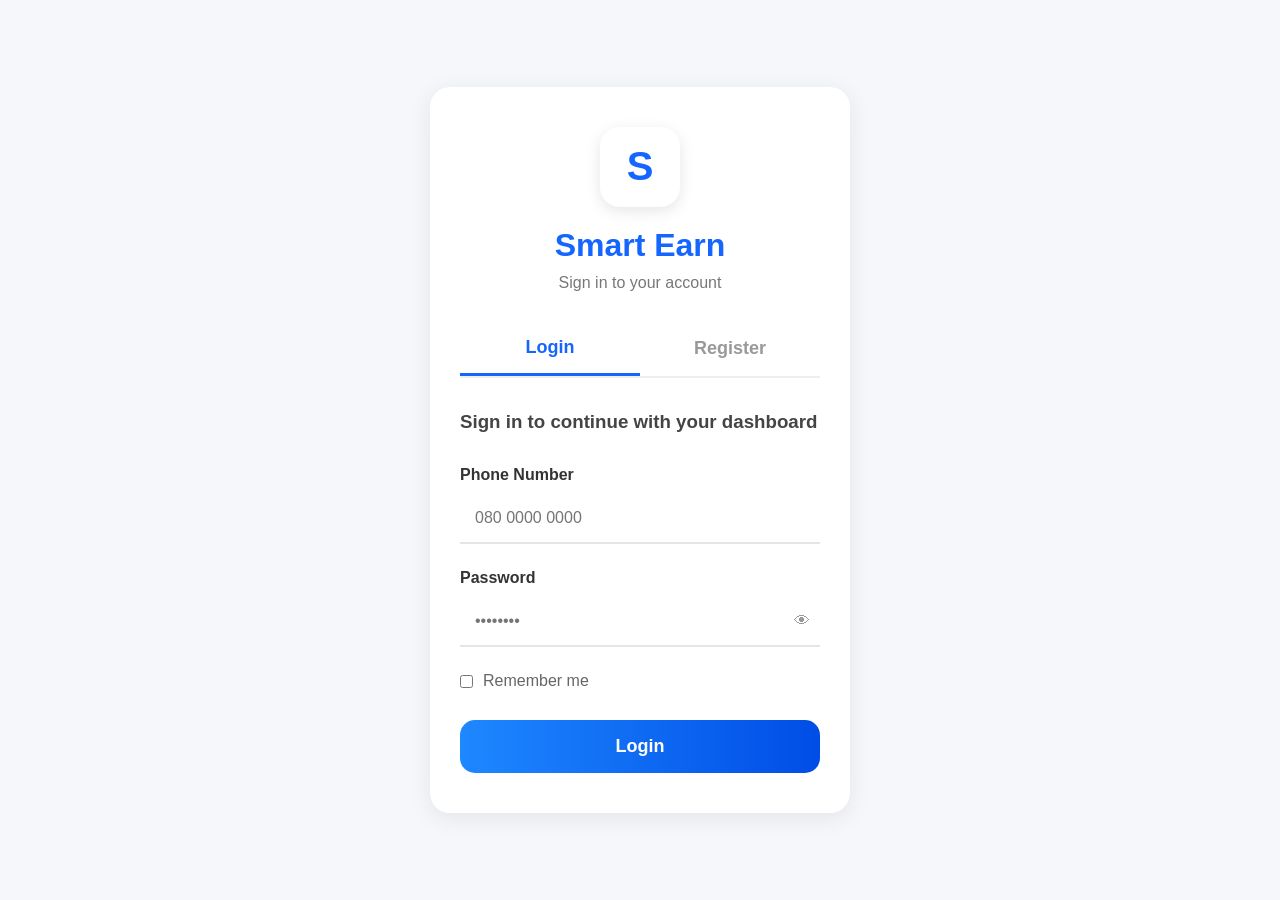
<file: Frontend/index.html>
<!-- index.html -->
<!DOCTYPE html>
<html lang="en">
<head>
  <meta charset="UTF-8" />
  <meta name="viewport" content="width=device-width, initial-scale=1.0"/>
  <title>Smart Earn</title>
  <link rel="stylesheet" href="login page.css" />
</head>
<body>

  <div class="container">

    <!-- LOGO -->
    <div class="logo-box">
      <div class="logo">S</div>
    </div>

    <h1>Smart Earn</h1>
    <p class="subtitle">Sign in to your account</p>

    <!-- TABS -->
    <div class="tabs">
      <button class="tab active" id="loginTab">Login</button>
      <button class="tab" id="registerTab">Register</button>
    </div>

    <!-- LOGIN FORM -->
    <form id="loginForm" class="form active-form">

      <h3>Sign in to continue with your dashboard</h3>

      <div class="input-group">
        <label>Phone Number</label>
        <input type="text" placeholder="080 0000 0000" required />
      </div>

      <div class="input-group">
        <label>Password</label>

        <div class="password-box">
          <input type="password" id="loginPassword" placeholder="••••••••" required />
          <span class="toggle" onclick="togglePassword('loginPassword')">👁</span>
        </div>
      </div>

      <div class="remember">
        <input type="checkbox" />
        <span>Remember me</span>
      </div>

      <button type="submit" class="btn">Login</button>

    </form>

    <!-- REGISTER FORM -->
    <form id="registerForm" class="form">

      <h3>Create your Smart Cash account</h3>

      <div class="input-group">
        <label>Full Name</label>
        <input type="text" placeholder="Enter full name" required />
      </div>

      <div class="input-group">
        <label>Phone Number</label>
        <input type="text" placeholder="080 0000 0000" required />
      </div>

      <div class="input-group">
        <label>Email</label>
        <input type="email" placeholder="Enter email" required />
      </div>

      <div class="input-group">
        <label>Password</label>

        <div class="password-box">
          <input type="password" id="registerPassword" placeholder="Create password" required />
          <span class="toggle" onclick="togglePassword('registerPassword')">👁</span>
        </div>
      </div>

      <button type="submit" class="btn">Register</button>

    </form>

  </div>

  <script>

    const loginTab = document.getElementById("loginTab");
    const registerTab = document.getElementById("registerTab");

    const loginForm = document.getElementById("loginForm");
    const registerForm = document.getElementById("registerForm");

    // TAB SWITCHING
    loginTab.addEventListener("click", () => {

      loginTab.classList.add("active");
      registerTab.classList.remove("active");

      loginForm.classList.add("active-form");
      registerForm.classList.remove("active-form");

    });

    registerTab.addEventListener("click", () => {

      registerTab.classList.add("active");
      loginTab.classList.remove("active");

      registerForm.classList.add("active-form");
      loginForm.classList.remove("active-form");

    });

    // PASSWORD SHOW/HIDE
    function togglePassword(id) {

      const input = document.getElementById(id);

      if (input.type === "password") {
        input.type = "text";
      } else {
        input.type = "password";
      }

    }
// LOGIN
loginForm.addEventListener("submit", function(e) {

  e.preventDefault();

  const phone = document.querySelector("#loginForm input[type='text']").value;

  const password = document.getElementById("loginPassword").value;

  // Get saved account
  const savedPhone = localStorage.getItem("phone");

  const savedPassword = localStorage.getItem("password");

  // Check login
  if(phone === savedPhone && password === savedPassword){

    alert("Login Successful!");

    window.location.href = "welcome page.html";

  } else {

    alert("Wrong details or account does not exist!");

  }

});


// REGISTER
registerForm.addEventListener("submit", function(e) {

  e.preventDefault();

  const inputs = registerForm.querySelectorAll("input");

  const phone = inputs[1].value;

  const password = document.getElementById("registerPassword").value;

  // Save user details
  localStorage.setItem("phone", phone);

  localStorage.setItem("password", password);

  alert("Registration Successful!");

  // Switch to login tab
  loginTab.click();

});
</script>

</body>
</html>
</file>
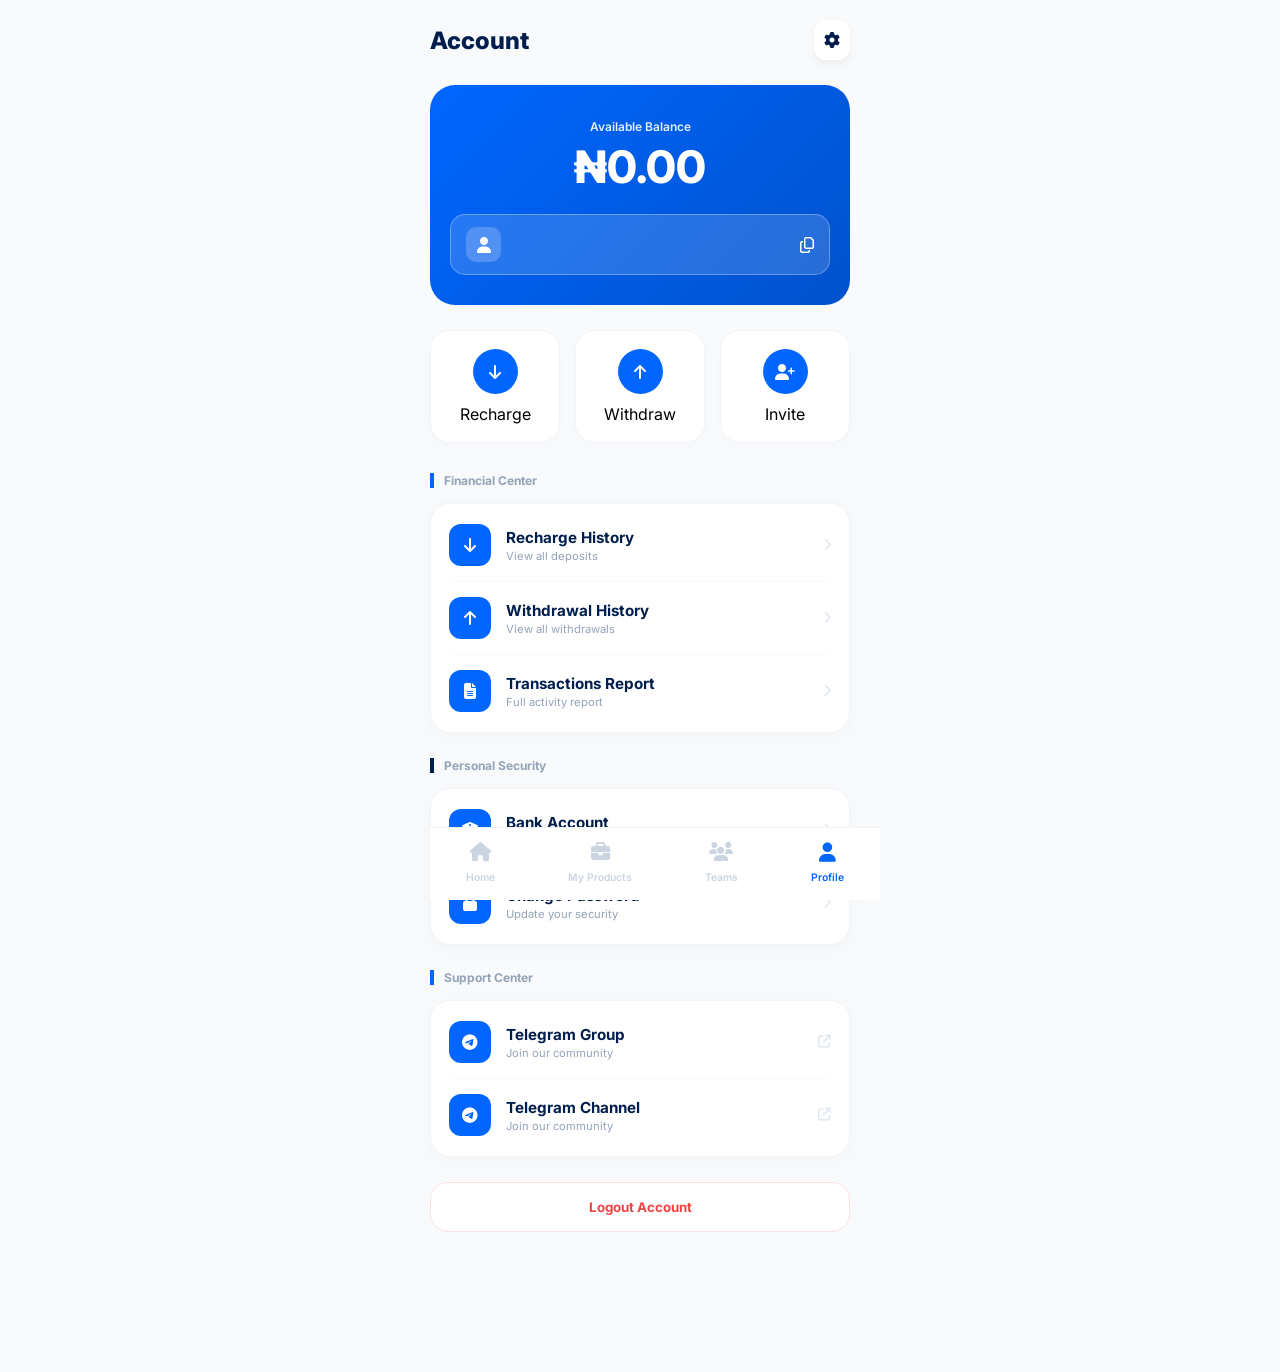
<file: Frontend/profile.html>
<!DOCTYPE html>
<html lang="en">
<head>
    <meta charset="UTF-8">
    <meta name="viewport" content="width=device-width, initial-scale=1.0, maximum-scale=1.0, user-scalable=no">
    <title>Account Profile</title>
    <link rel="stylesheet" href="profile.css">
    <link rel="stylesheet" href="https://cdnjs.cloudflare.com/ajax/libs/font-awesome/6.4.0/css/all.min.css">
    <link href="https://fonts.googleapis.com/css2?family=Inter:wght@400;600;700;800&display=swap" rel="stylesheet">
</head>
<body>

    <div class="app-container">
        <!-- Account Header -->
        <header class="profile-header">
            <h1>Account</h1>
            <div class="settings-icon">
                <i class="fa-solid fa-gear"></i>
            </div>
        </header>

        <!-- Balance Card -->
        <div class="balance-card">
            <span class="label-white">Available Balance</span>
            <h2 class="balance-amount">₦0.00</h2>
            
            <div class="user-meta-strip">
                <div class="meta-left">
                    <div class="mini-avatar"><i class="fa-solid fa-user"></i></div>
                    <span></span>
                </div>
                <div class="meta-right">
                    <div class="affiliate-box">
                        <span></span>
                        <p></p>
                    </div>
                    <i class="fa-regular fa-copy copy-icon"></i>
                </div>
            </div>
        </div>

        <!-- Quick Action Buttons -->
        <div class="profile-actions-grid">

    <!-- Recharge -->
    <div class="p-action-card"
         onclick="window.location.href='recharge.html'">

        <div class="p-icon-circle">
            <i class="fa-solid fa-arrow-down"></i>
        </div>

        <span>Recharge</span>

    </div>

    <!-- Withdraw -->
    <div class="p-action-card"
         onclick="window.location.href='withdraw.html'">

        <div class="p-icon-circle">
            <i class="fa-solid fa-arrow-up"></i>
        </div>

        <span>Withdraw</span>

    </div>

    <!-- Invite -->
    <div class="p-action-card"
         onclick="window.location.href='invite.html'">

        <div class="p-icon-circle">
            <i class="fa-solid fa-user-plus"></i>
        </div>

        <span>Invite</span>

    </div>

</div>

        <!-- Financial Center -->
        <section class="menu-section">
            <h3 class="section-label cyan-accent">Financial Center</h3>
            <div class="history-list">
                <div class="history-item">
                    <div class="h-icon cyan-bg"><i class="fa-solid fa-arrow-down"></i></div>
                    <div class="h-text"><h4>Recharge History</h4><p>View all deposits</p></div>
                    <i class="fa-solid fa-chevron-right arrow-right"></i>
                </div>
                <div class="history-item">
                    <div class="h-icon cyan-bg"><i class="fa-solid fa-arrow-up"></i></div>
                    <div class="h-text"><h4>Withdrawal History</h4><p>View all withdrawals</p></div>
                    <i class="fa-solid fa-chevron-right arrow-right"></i>
                </div>
                <div class="history-item">
                    <div class="h-icon cyan-bg"><i class="fa-solid fa-file-lines"></i></div>
                    <div class="h-text"><h4>Transactions Report</h4><p>Full activity report</p></div>
                    <i class="fa-solid fa-chevron-right arrow-right"></i>
                </div>
            </div>
        </section>

        <!-- Personal Security -->
        <section class="menu-section">
            <h3 class="section-label dark-accent">Personal Security</h3>
            <div class="history-list">
                <div class="history-item">
                    <div class="h-icon cyan-bg"><i class="fa-solid fa-building-columns"></i></div>
                    <div class="h-text"><h4>Bank Account</h4><p>Manage payout account</p></div>
                    <i class="fa-solid fa-chevron-right arrow-right"></i>
                </div>
                <div class="history-item">
                    <div class="h-icon cyan-bg"><i class="fa-solid fa-lock"></i></div>
                    <div class="h-text"><h4>Change Password</h4><p>Update your security</p></div>
                    <i class="fa-solid fa-chevron-right arrow-right"></i>
                </div>
            </div>
        </section>

        <!-- Support Center -->
        <section class="menu-section">
            <h3 class="section-label green-accent">Support Center</h3>
            <div class="history-list">
                <div class="history-item">
                    <div class="h-icon cyan-bg"><i class="fa-brands fa-telegram"></i></div>
                    <div class="h-text"><h4>Telegram Group</h4><p>Join our community</p></div>
                    <i class="fa-solid fa-arrow-up-right-from-square arrow-right small"></i>
                </div>
                <div class="history-item">
                    <div class="h-icon cyan-bg"><i class="fa-brands fa-telegram"></i></div>
                    <div class="h-text"><h4>Telegram Channel</h4><p>Join our community</p></div>
                    <i class="fa-solid fa-arrow-up-right-from-square arrow-right small"></i>
                </div>
            </div>
        </section>

        <!-- Logout Button -->
        <button class="logout-btn">Logout Account</button>

        <!-- Navigation Bar -->
        <nav class="bottom-nav">
            <a href="index.html" class="nav-link"><i class="fa-solid fa-house"></i><span>Home</span></a>
            <a href="#" class="nav-link"><i class="fa-solid fa-briefcase"></i><span>My Products</span></a>
            <a href="team.html" class="nav-link"><i class="fa-solid fa-users"></i><span>Teams</span></a>
            <a href="profile.html" class="nav-link active"><i class="fa-solid fa-user"></i><span>Profile</span></a>
        </nav>
    </div>
</body>
</html>
</file>
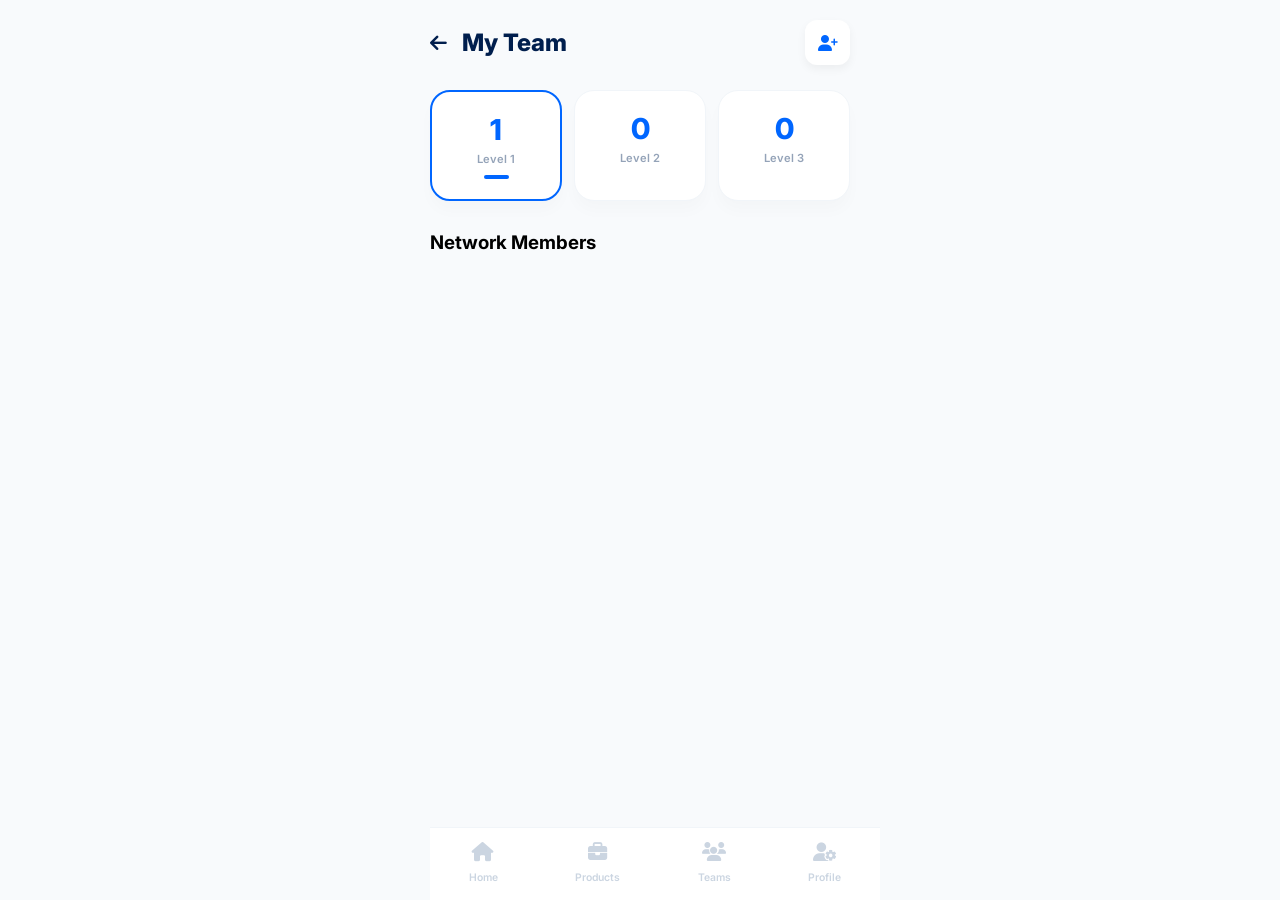
<file: Frontend/team.html>
<!DOCTYPE html>
<html lang="en">
<head>
    <meta charset="UTF-8">
    <meta name="viewport" content="width=device-width, initial-scale=1.0, maximum-scale=1.0, user-scalable=no">
    <title>My Team</title>
    <link rel="stylesheet" href="team.css">
    <link rel="stylesheet" href="https://cdnjs.cloudflare.com/ajax/libs/font-awesome/6.4.0/css/all.min.css">
    <link href="https://fonts.googleapis.com/css2?family=Inter:wght@400;600;700;800&display=swap" rel="stylesheet">
</head>
<body>

    <div class="app-container">
        <!-- Back Header -->
        <header class="team-header">
            <div class="header-left">
                <a href="index.html" class="back-btn"><i class="fa-solid fa-arrow-left"></i></a>
                <h1>My Team</h1>
            </div>
            <div class="add-user-icon">
                <i class="fa-solid fa-user-plus"></i>
            </div>
        </header>

        <!-- Level Selector Cards -->
        <div class="level-container">
            <div class="level-card active">
                <h2 class="level-count">1</h2>
                <span class="level-label">Level 1</span>
                <div class="active-indicator"></div>
            </div>
            <div class="level-card">
                <h2 class="level-count">0</h2>
                <span class="level-label">Level 2</span>
            </div>
            <div class="level-card">
                <h2 class="level-count">0</h2>
                <span class="level-label">Level 3</span>
            </div>
        </div>

        <!-- Network Section -->
        <section class="network-section">
            <h3 class="section-label">Network Members</h3>

            <!-- Member Row -->

        </section>

        <!-- Navigation Bar (Same as Home) -->
<!-- Navigation Bar -->
<nav class="bottom-nav">
    <!-- Link to index.html -->
    <a href="index.html" class="nav-link home-btn">
        <i class="fa-solid fa-house"></i>
        <span>Home</span>
    </a>

    <a href="#" class="nav-link">
        <i class="fa-solid fa-briefcase"></i>
        <span>Products</span>
    </a>

    <!-- Link to team.html -->
    <a href="team.html" class="nav-link team-btn">
        <i class="fa-solid fa-users"></i>
        <span>Teams</span>
    </a>

    <a href="profile.html" class="nav-link">
        <i class="fa-solid fa-user-gear"></i>
        <span>Profile</span>
    </a>
    </div>

</body>
</html>
</file>
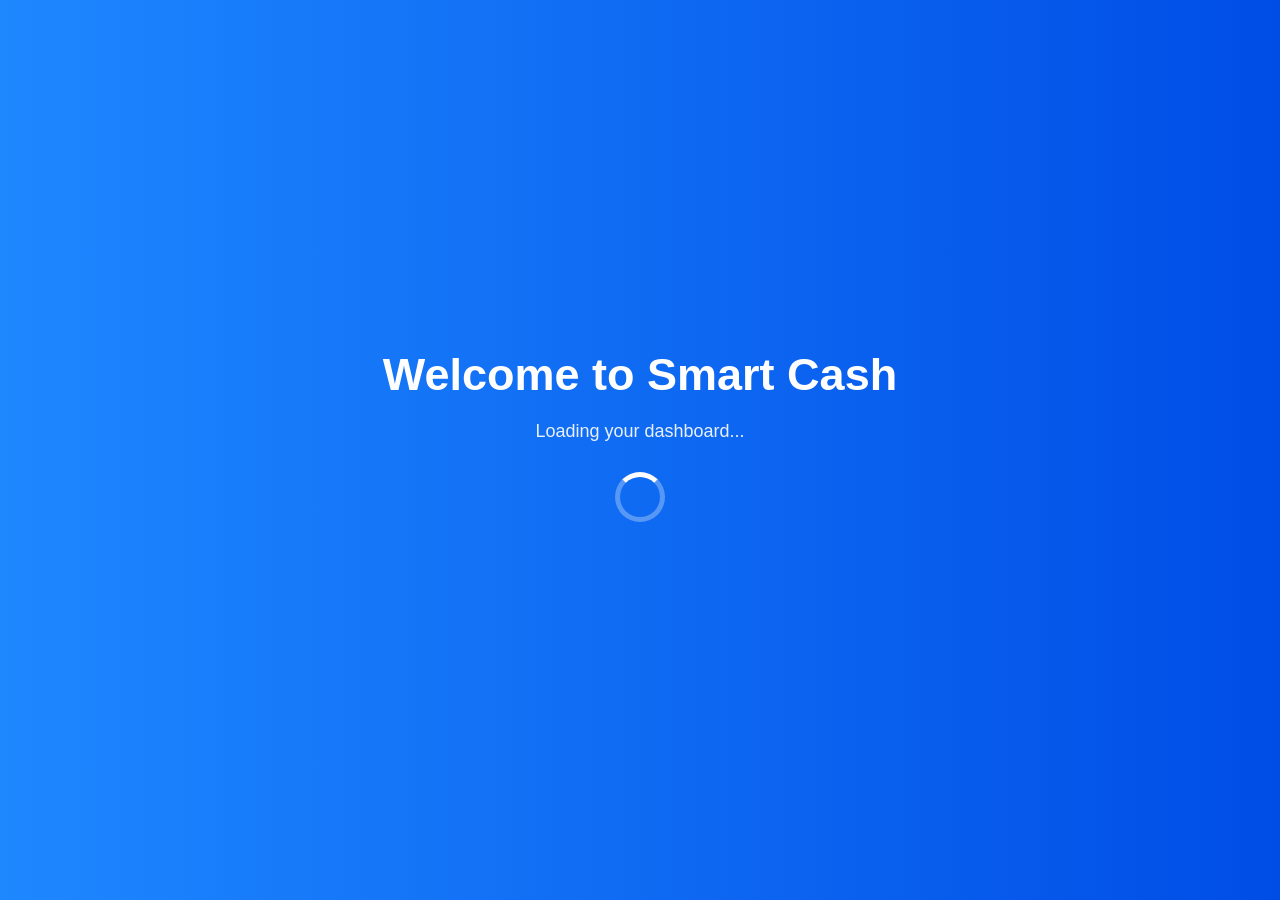
<file: Frontend/welcome page.html>
<!DOCTYPE html>
<html lang="en">
<head>
  <meta charset="UTF-8" />
  <meta name="viewport" content="width=device-width, initial-scale=1.0"/>
  <title>Welcome - Smart Earn</title>

  <style>

    *{
      margin:0;
      padding:0;
      box-sizing:border-box;
      font-family:Arial;
    }

    body{
      height:100vh;
      display:flex;
      justify-content:center;
      align-items:center;
      background:linear-gradient(to right,#1e88ff,#004de6);
      color:white;
      text-align:center;
    }

    .welcome-box{
      animation:fadeIn 1s ease;
    }

    h1{
      font-size:45px;
      margin-bottom:20px;
    }

    p{
      font-size:18px;
      opacity:0.9;
    }

    .loader{
      margin:30px auto;
      width:50px;
      height:50px;
      border:5px solid rgba(255,255,255,0.3);
      border-top:5px solid white;
      border-radius:50%;
      animation:spin 1s linear infinite;
    }

    @keyframes spin{
      100%{
        transform:rotate(360deg);
      }
    }

    @keyframes fadeIn{
      from{
        opacity:0;
        transform:translateY(20px);
      }

      to{
        opacity:1;
        transform:translateY(0);
      }
    }

  </style>

</head>
<body>

  <div class="welcome-box">

    <h1>Welcome to Smart Cash</h1>

    <p>Loading your dashboard...</p>

    <div class="loader"></div>

  </div>

  <script>

    // Redirect after 3 seconds
    setTimeout(() => {

      window.location.href = "home.html";

    }, 3000);

  </script>

</body>
</html>
</file>
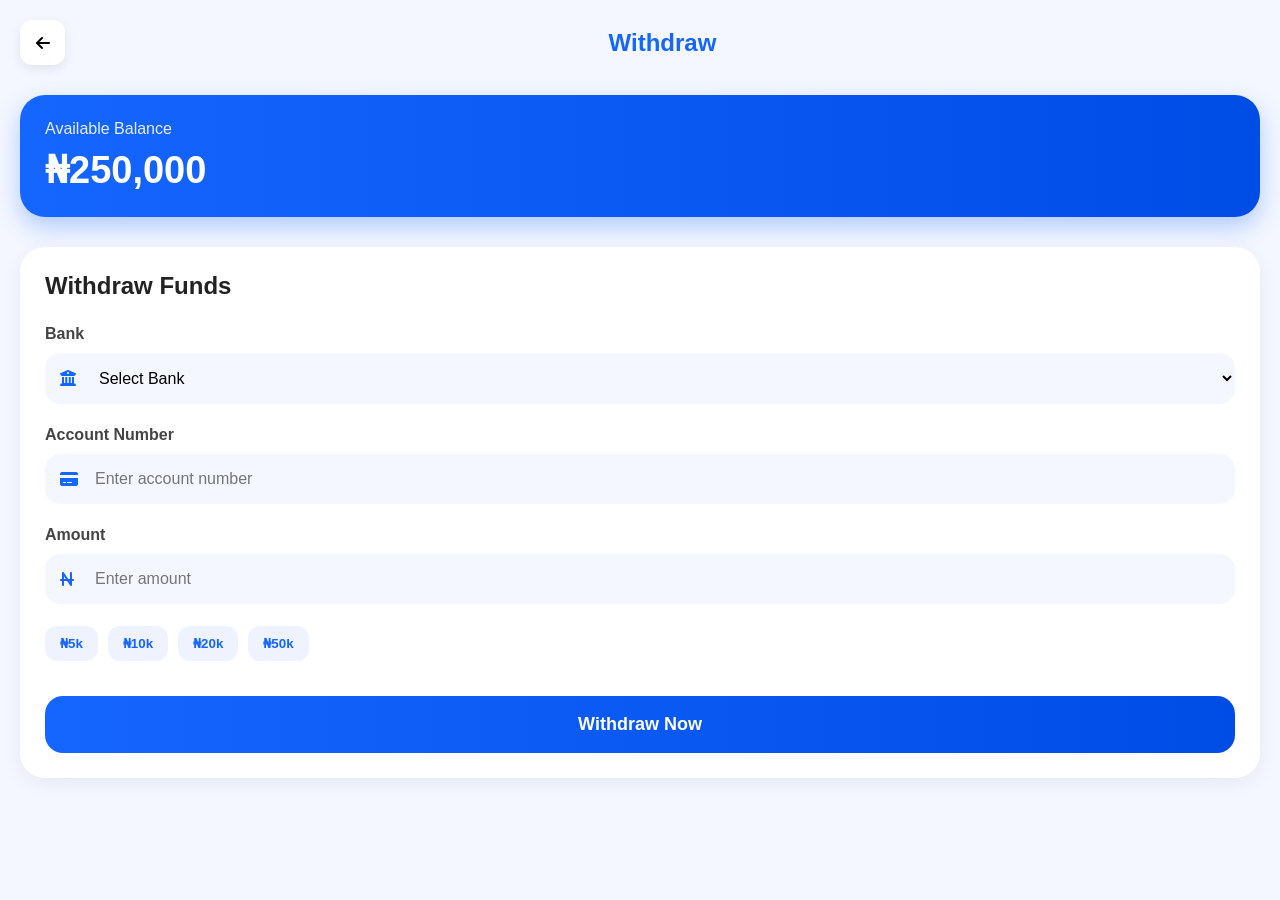
<file: Frontend/withdraw.html>
<!DOCTYPE html>
<html lang="en">
<head>
<meta charset="UTF-8">
<meta name="viewport" content="width=device-width, initial-scale=1.0">

<title>Withdraw - Smart Cash</title>

<link rel="stylesheet"
href="https://cdnjs.cloudflare.com/ajax/libs/font-awesome/6.5.1/css/all.min.css"/>

<style>

*{
    margin:0;
    padding:0;
    box-sizing:border-box;
    font-family:Arial, sans-serif;
}

body{
    background:#f4f7ff;
    min-height:100vh;
    padding:20px;
}

/* TOP HEADER */

.top-bar{
    display:flex;
    align-items:center;
    justify-content:space-between;
    margin-bottom:30px;
}

.back-btn{
    width:45px;
    height:45px;
    border-radius:12px;
    background:white;
    display:flex;
    align-items:center;
    justify-content:center;
    box-shadow:0 4px 12px rgba(0,0,0,0.08);
    cursor:pointer;
}

.page-title{
    font-size:24px;
    font-weight:bold;
    color:#1565ff;
}

/* BALANCE CARD */

.balance-card{
    background:linear-gradient(to right,#1565ff,#004de6);
    color:white;
    padding:25px;
    border-radius:25px;
    margin-bottom:30px;
    box-shadow:0 10px 25px rgba(21,101,255,0.3);
}

.balance-card p{
    opacity:0.9;
    margin-bottom:10px;
}

.balance-card h1{
    font-size:38px;
}

/* FORM */

.withdraw-box{
    background:white;
    padding:25px;
    border-radius:25px;
    box-shadow:0 5px 20px rgba(0,0,0,0.06);
}

.withdraw-box h2{
    margin-bottom:25px;
    color:#222;
}

.input-group{
    margin-bottom:22px;
}

.input-group label{
    display:block;
    margin-bottom:10px;
    color:#444;
    font-weight:600;
}

.input-box{
    position:relative;
}

.input-box i{
    position:absolute;
    left:15px;
    top:17px;
    color:#1565ff;
}

.input-box input,
.input-box select{
    width:100%;
    padding:16px 16px 16px 50px;
    border:none;
    background:#f4f7ff;
    border-radius:15px;
    outline:none;
    font-size:16px;
}

.input-box input:focus,
.input-box select:focus{
    border:2px solid #1565ff;
}

/* BUTTON */

.withdraw-btn{
    width:100%;
    padding:18px;
    border:none;
    border-radius:18px;
    background:linear-gradient(to right,#1565ff,#004de6);
    color:white;
    font-size:18px;
    font-weight:bold;
    cursor:pointer;
    transition:0.3s;
    margin-top:10px;
}

.withdraw-btn:hover{
    transform:translateY(-3px);
    opacity:0.95;
}

/* QUICK AMOUNT */

.quick-amount{
    display:flex;
    gap:10px;
    margin-top:10px;
    margin-bottom:25px;
    flex-wrap:wrap;
}

.quick-amount button{
    padding:10px 15px;
    border:none;
    border-radius:12px;
    background:#eef3ff;
    color:#1565ff;
    cursor:pointer;
    font-weight:bold;
}

/* SUCCESS POPUP */

.popup{
    position:fixed;
    top:50%;
    left:50%;
    transform:translate(-50%,-50%) scale(0);
    background:white;
    padding:30px;
    border-radius:25px;
    text-align:center;
    box-shadow:0 10px 30px rgba(0,0,0,0.15);
    transition:0.3s;
    z-index:1000;
    width:320px;
}

.popup.active{
    transform:translate(-50%,-50%) scale(1);
}

.popup i{
    font-size:60px;
    color:#1565ff;
    margin-bottom:20px;
}

.popup h2{
    margin-bottom:10px;
}

.popup p{
    color:#666;
    margin-bottom:20px;
}

.popup button{
    padding:12px 25px;
    border:none;
    border-radius:12px;
    background:#1565ff;
    color:white;
    cursor:pointer;
}

.overlay{
    position:fixed;
    inset:0;
    background:rgba(0,0,0,0.4);
    display:none;
}

.overlay.active{
    display:block;
}

/* MOBILE */

@media(max-width:500px){

    .balance-card h1{
        font-size:30px;
    }

}

</style>
</head>
<body>

<!-- HEADER -->

<div class="top-bar">

    <div class="back-btn"
         onclick="window.location.href='home.html'">

        <i class="fa-solid fa-arrow-left"></i>

    </div>

    <div class="page-title">Withdraw</div>

    <div></div>

</div>

<!-- BALANCE -->

<div class="balance-card">

    <p>Available Balance</p>

    <h1>₦250,000</h1>

</div>

<!-- FORM -->

<div class="withdraw-box">

    <h2>Withdraw Funds</h2>

    <form id="withdrawForm">

        <!-- BANK -->

        <div class="input-group">

            <label>Bank</label>

            <div class="input-box">

                <i class="fa-solid fa-building-columns"></i>

                <select required>
                    <option>Select Bank</option>
                    <option>Opay</option>
                    <option>Palmpay</option>
                    <option>Kuda</option>
                    <option>GTBank</option>
                    <option>UBA</option>
                </select>

            </div>

        </div>

        <!-- ACCOUNT -->

        <div class="input-group">

            <label>Account Number</label>

            <div class="input-box">

                <i class="fa-solid fa-credit-card"></i>

                <input type="text"
                       placeholder="Enter account number"
                       required>

            </div>

        </div>

        <!-- AMOUNT -->

        <div class="input-group">

            <label>Amount</label>

            <div class="input-box">

                <i class="fa-solid fa-naira-sign"></i>

                <input type="number"
                       id="amount"
                       placeholder="Enter amount"
                       required>

            </div>

        </div>

        <!-- QUICK BUTTONS -->

        <div class="quick-amount">

            <button type="button"
            onclick="setAmount(5000)">₦5k</button>

            <button type="button"
            onclick="setAmount(10000)">₦10k</button>

            <button type="button"
            onclick="setAmount(20000)">₦20k</button>

            <button type="button"
            onclick="setAmount(50000)">₦50k</button>

        </div>

        <!-- BUTTON -->

        <button type="submit"
                class="withdraw-btn">

            Withdraw Now

        </button>

    </form>

</div>

<!-- POPUP -->

<div class="overlay" id="overlay"></div>

<div class="popup" id="popup">

    <i class="fa-solid fa-circle-check"></i>

    <h2>Withdrawal Successful</h2>

    <p>Your withdrawal request has been submitted.</p>

    <button onclick="closePopup()">
        Continue
    </button>

</div>

<script>

// QUICK AMOUNT

function setAmount(value){

    document.getElementById("amount").value = value;

}

// FORM SUBMIT

document.getElementById("withdrawForm")
.addEventListener("submit", function(e){

    e.preventDefault();

    document.getElementById("popup")
    .classList.add("active");

    document.getElementById("overlay")
    .classList.add("active");

});

// CLOSE POPUP

function closePopup(){

    window.location.href = "home.html";

}

</script>

</body>
</html>
</file>
<file: Frontend/login page.css>
/* style.css */

*{
  margin:0;
  padding:0;
  box-sizing:border-box;
  font-family:Arial, sans-serif;
}

body{
  background:#f5f7fb;
  display:flex;
  justify-content:center;
  align-items:center;
  min-height:100vh;
  padding:20px;
}

.container{
  width:100%;
  max-width:420px;
  background:white;
  padding:40px 30px;
  border-radius:20px;
  box-shadow:0 5px 25px rgba(0,0,0,0.08);
}

.logo-box{
  display:flex;
  justify-content:center;
  margin-bottom:20px;
}

.logo{
  width:80px;
  height:80px;
  border-radius:20px;
  background:white;
  box-shadow:0 4px 15px rgba(0,0,0,0.1);
  display:flex;
  justify-content:center;
  align-items:center;
  font-size:40px;
  font-weight:bold;
  color:#1565ff;
}

h1{
  text-align:center;
  color:#1565ff;
  margin-bottom:10px;
}

.subtitle{
  text-align:center;
  color:#777;
  margin-bottom:30px;
}

.tabs{
  display:flex;
  margin-bottom:30px;
  border-bottom:2px solid #eee;
}

.tab{
  flex:1;
  padding:15px;
  border:none;
  background:none;
  cursor:pointer;
  font-size:18px;
  color:#999;
  font-weight:bold;
  transition:0.3s;
}

.tab.active{
  color:#1565ff;
  border-bottom:3px solid #1565ff;
}

.form{
  display:none;
}

.active-form{
  display:block;
}

.form h3{
  color:#444;
  margin-bottom:30px;
  line-height:1.5;
}

.input-group{
  margin-bottom:25px;
}

.input-group label{
  display:block;
  margin-bottom:10px;
  color:#333;
  font-weight:600;
}

.input-group input{
  width:100%;
  padding:15px;
  border:none;
  border-bottom:2px solid #e5e5e5;
  outline:none;
  font-size:16px;
  background:transparent;
}

.input-group input:focus{
  border-color:#1565ff;
}

.password-box{
  position:relative;
}

.toggle{
  position:absolute;
  right:10px;
  top:15px;
  cursor:pointer;
  color:#999;
}

.remember{
  display:flex;
  align-items:center;
  gap:10px;
  margin-bottom:30px;
  color:#666;
}

.btn{
  width:100%;
  padding:16px;
  border:none;
  border-radius:15px;
  background:linear-gradient(to right,#1e88ff,#004de6);
  color:white;
  font-size:18px;
  font-weight:bold;
  cursor:pointer;
  transition:0.3s;
}

.btn:hover{
  transform:translateY(-2px);
  opacity:0.95;
}

@media(max-width:500px){

  .container{
    padding:30px 20px;
  }

}
</file>
<file: Frontend/profile.css>
/* --- GLOBAL APP THEME --- */
:root {
    --bg: #f8fafc;
    --primary: #0066ff; /* Your requested Blue */
    --primary-dark: #0052cc;
    --dark: #001e4d;
    --white: #ffffff;
    --text-light: #94a3b8;
    --border-color: #f1f5f9;
}

* {
    margin: 0;
    padding: 0;
    box-sizing: border-box;
    font-family: 'Inter', sans-serif;
}

body { 
    background: var(--bg); 
    display: flex; 
    justify-content: center; 
}

.app-container {
    width: 100%;
    max-width: 450px;
    padding: 20px 15px 120px;
    min-height: 100vh;
}

/* --- BOTTOM NAVIGATION --- */
.bottom-nav { 
    position: fixed; 
    bottom: 0; 
    width: 100%; 
    max-width: 450px; 
    background: var(--white); 
    display: flex; 
    justify-content: space-around; 
    padding: 15px 0; 
    border-top: 1px solid var(--border-color); 
    z-index: 1000;
}

.nav-link { text-decoration: none; color: #cbd5e1; text-align: center; }
.nav-link.active { color: var(--primary); } /* Blue Active Icon */
.nav-link i { display: block; font-size: 1.2rem; margin-bottom: 3px; }
.nav-link span { font-size: 0.65rem; font-weight: 600; }

/* --- PROFILE TOP SECTION --- */
.profile-header {
    display: flex;
    justify-content: space-between;
    align-items: center;
    margin-bottom: 25px;
}

.profile-header h1 { font-weight: 800; color: var(--dark); font-size: 1.5rem; }

.settings-icon {
    background: var(--white);
    padding: 10px;
    border-radius: 12px;
    box-shadow: 0 4px 10px rgba(0,0,0,0.05);
    color: var(--dark);
}

.balance-card {
    border-radius: 25px;
    padding: 30px 20px;
    text-align: center;
    color: white;
    margin-bottom: 25px;
    background: linear-gradient(135deg, var(--primary), var(--primary-dark)); /* Blue Gradient */
}

.label-white { font-size: 0.75rem; opacity: 0.9; font-weight: 600; }
.balance-amount { font-size: 2.8rem; font-weight: 800; margin: 5px 0 20px; }

.user-meta-strip {
    background: rgba(255, 255, 255, 0.15);
    border: 1px solid rgba(255, 255, 255, 0.3);
    border-radius: 15px;
    display: flex;
    justify-content: space-between;
    padding: 12px 15px;
    align-items: center;
}

.mini-avatar { background: rgba(255,255,255,0.2); width: 35px; height: 35px; border-radius: 10px; display: flex; align-items: center; justify-content: center; }

.profile-actions-grid {
    display: grid;
    grid-template-columns: repeat(3, 1fr);
    gap: 15px;
    margin-bottom: 30px;
}

.p-action-card {
    background: var(--white);
    border-radius: 20px;
    padding: 18px 10px;
    text-align: center;
    box-shadow: 0 4px 15px rgba(0,0,0,0.02);
    border: 1px solid var(--border-color);
}

.p-icon-circle {
    background: var(--primary); /* Blue Icons */
    width: 45px;
    height: 45px;
    border-radius: 50%;
    color: white;
    display: flex;
    align-items: center;
    justify-content: center;
    margin: 0 auto 10px;
}

/* --- MENU SECTIONS --- */
.menu-section { margin-bottom: 25px; }

.section-label {
    font-size: 0.75rem;
    font-weight: 700;
    margin-bottom: 15px;
    padding-left: 10px;
    color: var(--text-light);
}

/* Accent lines now in Blue and Dark */
.cyan-accent { border-left: 4px solid var(--primary); }
.dark-accent { border-left: 4px solid var(--dark); }
.green-accent { border-left: 4px solid var(--primary); }

.history-list {
    background: var(--white);
    border-radius: 20px;
    padding: 5px 18px;
    box-shadow: 0 4px 20px rgba(0,0,0,0.03);
    border: 1px solid var(--border-color);
}

.history-item {
    display: flex;
    align-items: center;
    padding: 15px 0;
    border-bottom: 1px solid #f8fafc;
}

.history-item:last-child { border-bottom: none; }

.cyan-bg { background: var(--primary); color: white; } /* Changed Teal to Blue */

.h-icon {
    width: 42px;
    height: 42px;
    border-radius: 12px;
    display: flex;
    align-items: center;
    justify-content: center;
    margin-right: 15px;
    font-size: 1rem;
}

.h-text h4 { font-size: 0.95rem; font-weight: 700; color: var(--dark); margin-bottom: 2px; }
.h-text p { font-size: 0.7rem; color: var(--text-light); }

.arrow-right { color: #e2e8f0; margin-left: auto; font-size: 0.8rem; }

/* Logout */
.logout-btn {
    width: 100%;
    background: white;
    border: 1px solid #fee2e2;
    color: #ef4444;
    padding: 16px;
    border-radius: 18px;
    font-weight: 700;
    margin-bottom: 20px;
}

.p-action-card{
    cursor:pointer;
    transition:0.3s;
}

.p-action-card:hover{
    transform:translateY(-5px);
}
</file>
<file: Frontend/team.css>
/* --- MASTER PROJECT STYLES --- */
:root {
    --bg: #f8fafc;
    --primary: #0066ff; /* Your requested Blue */
    --dark: #001e4d;
    --white: #ffffff;
    --green: #10b981;
    --text-light: #94a3b8;
}

* {
    margin: 0;
    padding: 0;
    box-sizing: border-box;
    font-family: 'Inter', sans-serif;
}

body { 
    background: var(--bg); 
    display: flex; 
    justify-content: center; 
}

.app-container {
    width: 100%;
    max-width: 450px;
    padding: 20px 15px 120px; /* Space for bottom nav */
    min-height: 100vh;
}

/* --- SHARED COMPONENTS (Header & Nav) --- */
.main-header, .team-header { 
    display: flex; 
    justify-content: space-between; 
    align-items: center; 
    margin-bottom: 25px; 
}

.status-text { color: var(--green); font-weight: 700; font-size: 0.8rem; }
.user-id, .team-header h1 { font-size: 1.5rem; font-weight: 800; color: var(--dark); }

.avatar-wrapper, .add-user-icon { 
    background: var(--white); 
    width: 45px; 
    height: 45px; 
    border-radius: 12px; 
    display: flex; 
    align-items: center; 
    justify-content: center; 
    color: var(--primary); 
    box-shadow: 0 4px 10px rgba(0,0,0,0.05); 
}

.bottom-nav { 
    position: fixed; 
    bottom: 0; 
    width: 100%; 
    max-width: 450px; 
    background: var(--white); 
    display: flex; 
    justify-content: space-around; 
    padding: 15px 0; 
    border-top: 1px solid #f1f5f9; 
    z-index: 1000;
}

.nav-link { text-decoration: none; color: #cbd5e1; text-align: center; }
.nav-link.active { color: var(--primary); }
.nav-link i { display: block; font-size: 1.2rem; margin-bottom: 3px; }
.nav-link span { font-size: 0.65rem; font-weight: 600; }

/* --- TEAM PAGE SPECIFIC STYLES --- */
.header-left {
    display: flex;
    align-items: center;
    gap: 15px;
}

.back-btn { color: var(--dark); font-size: 1.2rem; text-decoration: none; }

.level-container {
    display: grid;
    grid-template-columns: repeat(3, 1fr);
    gap: 12px;
    margin-bottom: 30px;
}

.level-card {
    background: var(--white);
    border-radius: 20px;
    padding: 20px 10px;
    text-align: center;
    border: 1px solid #f1f5f9;
    box-shadow: 0 10px 15px rgba(0,0,0,0.02);
    position: relative;
}

.level-card.active {
    border: 2px solid var(--primary);
}

.level-count { font-size: 1.8rem; color: var(--primary); font-weight: 800; }
.level-label { font-size: 0.7rem; color: var(--text-light); font-weight: 600; }

.active-indicator {
    height: 4px;
    width: 25px;
    background: var(--primary);
    margin: 8px auto 0;
    border-radius: 10px;
}

.member-card {
    background: var(--white);
    border-radius: 20px;
    padding: 20px;
    display: flex;
    justify-content: space-between;
    align-items: center;
    border: 1px solid #f1f5f9;
    margin-top: 10px;
}

.member-info { display: flex; align-items: center; gap: 15px; }
.member-avatar { background: #f8fafc; width: 50px; height: 50px; border-radius: 15px; display: flex; align-items: center; justify-content: center; color: #cbd5e1; border: 1px solid #edf2f7; }
.member-details h4 { font-size: 1rem; font-weight: 800; color: var(--dark); }
.member-details p { font-size: 0.7rem; color: var(--text-light); }
.member-stats { text-align: right; }
.member-stats span { font-size: 0.6rem; color: var(--text-light); }
.blue-txt { color: var(--primary) !important; font-weight: 800; }

/* --- HOME PAGE STYLES (Keep these!) --- */
.glass-card { background: var(--white); border-radius: 24px; padding: 15px; box-shadow: 0 10px 25px rgba(0,0,0,0.03); margin-bottom: 25px; }
.data-table-wrapper { background: var(--dark); border-radius: 15px; overflow: hidden; }
.investment-table { width: 100%; border-collapse: collapse; color: white; font-size: 0.7rem; text-align: center; }
.investment-table td { padding: 10px 5px; border-bottom: 1px dashed rgba(255,255,255,0.1); }
.actions-grid { display: grid; grid-template-columns: repeat(4, 1fr); gap: 12px; margin-bottom: 30px; }
.icon-sq { aspect-ratio: 1; border-radius: 18px; display: flex; align-items: center; justify-content: center; color: white; font-size: 1.2rem; background: linear-gradient(135deg, var(--primary), #00c6ff); }
.product-purchase-card { background: var(--white); border-radius: 20px; padding: 20px; margin-bottom: 15px; border: 1px solid #f1f5f9; }
.buy-btn { width: 100%; padding: 14px; border-radius: 12px; border: none; background: linear-gradient(90deg, #0062ff, #00d2ff); color: white; font-weight: 700; }
</file>
